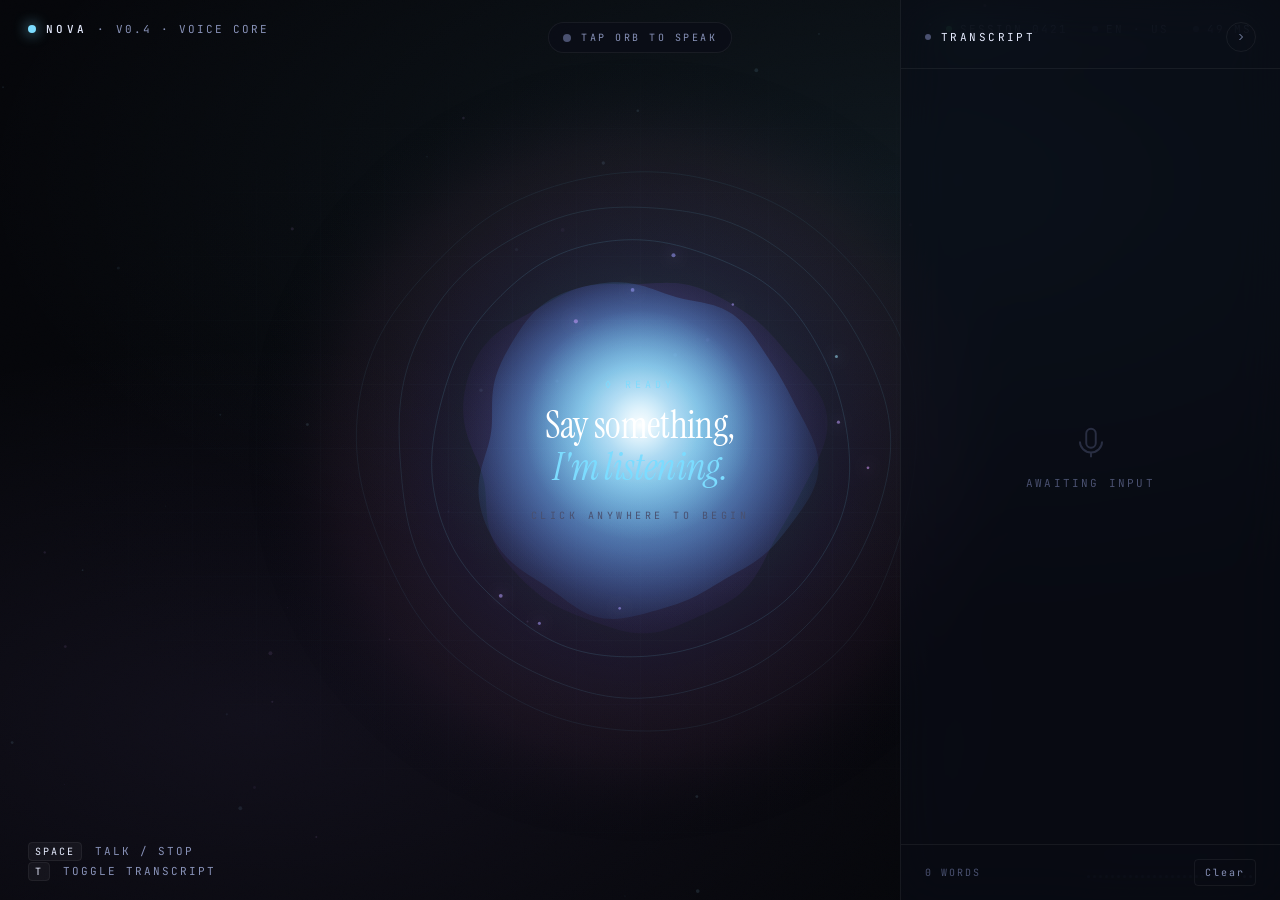
<file: Voice AI.html>
<!doctype html>
<html lang="en">
<head>
<meta charset="utf-8" />
<meta name="viewport" content="width=device-width,initial-scale=1" />
<title>Nova — Voice AI</title>
<link rel="preconnect" href="https://fonts.googleapis.com">
<link rel="preconnect" href="https://fonts.gstatic.com" crossorigin>
<link href="https://fonts.googleapis.com/css2?family=Inter:wght@300;400;500;600&family=JetBrains+Mono:wght@300;400;500&family=Instrument+Serif&display=swap" rel="stylesheet">
<style>
  :root{
    --bg-0:#05060a;
    --bg-1:#0a0d18;
    --ink:#e7ecff;
    --ink-dim:#8892b8;
    --ink-faint:#4a5170;
    --accent:#7cdcff;
    --accent-2:#b48bff;
    --accent-3:#ff89d0;
    --line:rgba(255,255,255,.06);
    --panel:rgba(10,13,24,.62);
  }
  *{box-sizing:border-box}
  html,body{margin:0;height:100%;overflow:hidden;background:var(--bg-0);color:var(--ink);font-family:'Inter',system-ui,sans-serif;-webkit-font-smoothing:antialiased}

  .stage{
    position:fixed;inset:0;
    background:
      radial-gradient(120% 80% at 70% 20%, rgba(124,220,255,.08), transparent 60%),
      radial-gradient(100% 70% at 20% 80%, rgba(180,139,255,.07), transparent 60%),
      radial-gradient(60% 50% at 50% 50%, rgba(8,10,20,0) 0%, var(--bg-0) 80%),
      linear-gradient(180deg,#06070d 0%,#04050a 100%);
  }
  .grid{
    position:fixed;inset:0;pointer-events:none;opacity:.35;mix-blend-mode:screen;
    background-image:
      linear-gradient(rgba(124,220,255,.06) 1px, transparent 1px),
      linear-gradient(90deg, rgba(124,220,255,.06) 1px, transparent 1px);
    background-size:64px 64px;
    mask-image: radial-gradient(60% 60% at 50% 50%, #000 0%, transparent 75%);
    -webkit-mask-image: radial-gradient(60% 60% at 50% 50%, #000 0%, transparent 75%);
  }
  .noise{
    position:fixed;inset:0;pointer-events:none;opacity:.05;mix-blend-mode:overlay;
    background-image:url("data:image/svg+xml;utf8,<svg xmlns='http://www.w3.org/2000/svg' width='200' height='200'><filter id='n'><feTurbulence type='fractalNoise' baseFrequency='.9' numOctaves='2' stitchTiles='stitch'/></filter><rect width='100%25' height='100%25' filter='url(%23n)' opacity='.7'/></svg>");
  }

  .top{
    position:fixed;top:0;left:0;right:0;z-index:5;
    display:flex;align-items:center;justify-content:space-between;
    padding:22px 28px;
    font-family:'JetBrains Mono',monospace;font-size:11px;letter-spacing:.18em;text-transform:uppercase;color:var(--ink-dim);
  }
  .brand{display:flex;align-items:center;gap:10px}
  .brand .dot{width:8px;height:8px;border-radius:50%;background:var(--accent);box-shadow:0 0 14px var(--accent)}
  .brand b{color:var(--ink);font-weight:500;letter-spacing:.3em}
  .meta{display:flex;gap:24px}
  .meta span{display:flex;align-items:center;gap:8px}
  .meta i{width:6px;height:6px;border-radius:50%;background:var(--ink-faint);display:inline-block}
  .meta .live i{background:#5eff9a;box-shadow:0 0 10px #5eff9a;animation:blink 1.4s infinite}
  @keyframes blink{50%{opacity:.35}}

  .bottom{
    position:fixed;left:0;right:0;bottom:0;z-index:5;
    display:flex;align-items:flex-end;justify-content:space-between;
    padding:22px 28px;
    font-family:'JetBrains Mono',monospace;font-size:11px;letter-spacing:.18em;text-transform:uppercase;color:var(--ink-dim);
    pointer-events:none;
  }
  .legend{display:grid;gap:6px}
  .legend kbd{
    font-family:'JetBrains Mono',monospace;color:var(--ink);
    background:rgba(255,255,255,.04);border:1px solid var(--line);
    padding:2px 6px;border-radius:4px;font-size:10px;margin-right:4px;
  }
  .vumeter{display:flex;align-items:flex-end;gap:3px;height:28px}
  .vumeter span{width:3px;background:linear-gradient(180deg,var(--accent),var(--accent-2));border-radius:2px;opacity:.6;height:4px;transition:height .08s linear}

  canvas.orb{position:fixed;inset:0;width:100%;height:100%;cursor:pointer;z-index:1}

  .center-label{
    position:fixed;left:50%;top:50%;transform:translate(-50%,-50%);
    z-index:3;pointer-events:none;text-align:center;
    transition:opacity .4s ease, transform .6s cubic-bezier(.2,.8,.2,1);
  }
  .center-label .eyebrow{
    font-family:'JetBrains Mono',monospace;font-size:10px;letter-spacing:.4em;color:var(--accent);
    text-transform:uppercase;margin-bottom:14px;opacity:.85;
  }
  .center-label h1{
    margin:0;font-family:'Instrument Serif',serif;font-weight:400;
    font-size:38px;line-height:1.1;color:#fff;letter-spacing:-.01em;
  }
  .center-label h1 em{color:var(--accent);font-style:italic;font-family:'Instrument Serif',serif}
  .center-label .hint{
    margin-top:20px;font-family:'JetBrains Mono',monospace;font-size:10px;
    letter-spacing:.35em;color:var(--ink-faint);text-transform:uppercase;
  }
  body.listening .center-label{opacity:0;transform:translate(-50%,-50%) scale(.96)}

  .caption{
    position:fixed;left:50%;bottom:130px;transform:translateX(-50%);
    z-index:4;max-width:620px;text-align:center;padding:0 24px;
    font-family:'Instrument Serif',serif;font-size:24px;line-height:1.35;color:#fff;
    opacity:0;transition:opacity .3s ease;pointer-events:none;
    text-shadow:0 0 30px rgba(124,220,255,.35);
  }
  body.listening .caption{opacity:.95}
  .caption .dim{color:var(--ink-faint)}

  .panel{
    position:fixed;top:0;right:0;bottom:0;width:380px;z-index:6;
    background:var(--panel);
    backdrop-filter:blur(24px) saturate(140%);
    -webkit-backdrop-filter:blur(24px) saturate(140%);
    border-left:1px solid var(--line);
    transform:translateX(0);
    transition:transform .5s cubic-bezier(.2,.8,.2,1);
    display:flex;flex-direction:column;
  }
  body.panel-hidden .panel{transform:translateX(100%)}
  .panel-head{
    padding:22px 24px 16px;border-bottom:1px solid var(--line);
    display:flex;align-items:center;justify-content:space-between;
    font-family:'JetBrains Mono',monospace;font-size:11px;letter-spacing:.22em;text-transform:uppercase;color:var(--ink-dim);
  }
  .panel-head .title{display:flex;align-items:center;gap:10px;color:var(--ink)}
  .panel-head .title i{width:6px;height:6px;border-radius:50%;background:var(--accent);box-shadow:0 0 10px var(--accent)}
  .panel-head .title .off{background:var(--ink-faint);box-shadow:none}
  .panel-head .close{
    background:transparent;border:1px solid var(--line);color:var(--ink-dim);
    width:30px;height:30px;border-radius:50%;cursor:pointer;display:grid;place-items:center;
    transition:.2s;
  }
  .panel-head .close:hover{color:var(--ink);border-color:rgba(255,255,255,.18)}

  .panel-body{
    flex:1;overflow-y:auto;padding:22px 24px;
    display:flex;flex-direction:column;gap:20px;
    scrollbar-width:thin;scrollbar-color:rgba(255,255,255,.08) transparent;
  }
  .panel-body::-webkit-scrollbar{width:6px}
  .panel-body::-webkit-scrollbar-thumb{background:rgba(255,255,255,.08);border-radius:3px}

  .turn{display:flex;flex-direction:column;gap:6px;animation:fade .4s ease}
  @keyframes fade{from{opacity:0;transform:translateY(6px)}to{opacity:1;transform:none}}
  .turn .who{
    font-family:'JetBrains Mono',monospace;font-size:10px;letter-spacing:.25em;text-transform:uppercase;
    color:var(--ink-faint);display:flex;align-items:center;gap:8px;
  }
  .turn .who .swatch{width:6px;height:6px;border-radius:50%}
  .turn .who time{margin-left:auto;color:var(--ink-faint)}
  .turn.user .swatch{background:var(--accent)}
  .turn.ai .swatch{background:var(--accent-2)}
  .turn .text{font-size:15px;line-height:1.55;color:var(--ink)}
  .turn.ai .text{color:#d6dcff}
  .turn.partial .text{color:var(--ink-dim)}
  .turn.partial .text::after{content:"▍";color:var(--accent);animation:blink 1s infinite;margin-left:2px}

  .empty{
    margin:auto;text-align:center;color:var(--ink-faint);
    font-family:'JetBrains Mono',monospace;font-size:11px;letter-spacing:.2em;text-transform:uppercase;
    padding:40px 20px;
  }
  .empty svg{display:block;margin:0 auto 14px;opacity:.5}

  .panel-foot{
    padding:14px 24px;border-top:1px solid var(--line);
    display:flex;align-items:center;justify-content:space-between;
    font-family:'JetBrains Mono',monospace;font-size:10px;letter-spacing:.2em;text-transform:uppercase;color:var(--ink-faint);
  }
  .panel-foot button{
    background:transparent;border:1px solid var(--line);color:var(--ink-dim);
    padding:6px 10px;border-radius:4px;font:inherit;cursor:pointer;letter-spacing:.2em;
    transition:.2s;
  }
  .panel-foot button:hover{color:var(--ink);border-color:rgba(255,255,255,.18)}

  .reveal{
    position:fixed;top:50%;right:0;transform:translateY(-50%);
    z-index:7;display:flex;align-items:center;gap:10px;
    background:rgba(10,13,24,.7);backdrop-filter:blur(14px);
    border:1px solid var(--line);border-right:none;border-radius:8px 0 0 8px;
    padding:12px 14px;cursor:pointer;
    font-family:'JetBrains Mono',monospace;font-size:10px;letter-spacing:.25em;text-transform:uppercase;color:var(--ink-dim);
    opacity:0;pointer-events:none;transition:opacity .4s ease, color .2s, transform .4s;
  }
  body.panel-hidden .reveal{opacity:1;pointer-events:auto}
  .reveal:hover{color:var(--ink)}
  .reveal .badge{
    min-width:18px;height:18px;padding:0 5px;border-radius:9px;
    background:var(--accent);color:#001019;font-weight:600;font-size:10px;
    display:grid;place-items:center;letter-spacing:0;font-family:'Inter';
  }
  .reveal .badge.hide{display:none}

  .status{
    position:fixed;top:22px;left:50%;transform:translateX(-50%);z-index:5;
    display:flex;align-items:center;gap:10px;
    padding:8px 14px;border-radius:999px;
    background:rgba(10,13,24,.6);backdrop-filter:blur(14px);
    border:1px solid var(--line);
    font-family:'JetBrains Mono',monospace;font-size:10px;letter-spacing:.25em;text-transform:uppercase;color:var(--ink-dim);
  }
  .status .pulse{width:8px;height:8px;border-radius:50%;background:var(--ink-faint);position:relative}
  body.listening .status .pulse{background:#5eff9a;box-shadow:0 0 10px #5eff9a}
  body.listening .status .pulse::after{
    content:"";position:absolute;inset:-4px;border-radius:50%;border:1px solid #5eff9a;
    animation:ring 1.4s ease-out infinite;
  }
  @keyframes ring{from{opacity:.6;transform:scale(.6)}to{opacity:0;transform:scale(1.8)}}
  body.denied .status .pulse{background:#ff6a6a;box-shadow:0 0 10px #ff6a6a}
  body.ai-speaking .status .pulse{background:var(--accent-2);box-shadow:0 0 10px var(--accent-2)}
  body.ai-speaking .status .pulse::after{
    content:"";position:absolute;inset:-4px;border-radius:50%;border:1px solid var(--accent-2);
    animation:ring 1.4s ease-out infinite;
  }

  @media (max-width:760px){
    .panel{width:100%}
    .center-label h1{font-size:28px}
    .caption{font-size:18px;bottom:110px}
    .meta{display:none}
    .top{padding:16px 18px}
    .bottom{padding:16px 18px}
  }
</style>
</head>
<body class="idle panel-hidden-init">
  <div class="stage"></div>
  <div class="grid"></div>
  <div class="noise"></div>

  <header class="top">
    <div class="brand"><span class="dot"></span><b>NOVA</b><span>·</span><span>v0.4 · voice core</span></div>
    <div class="meta">
      <span class="live"><i></i>session 0421</span>
      <span><i></i>en · us</span>
      <span><i></i>49 ms</span>
    </div>
  </header>

  <div class="status" id="status">
    <span class="pulse"></span><span id="statusText">tap orb to speak</span>
  </div>

  <canvas class="orb" id="orb"></canvas>

  <div class="center-label" id="centerLabel">
    <div class="eyebrow">◊ ready</div>
    <h1>Say something,<br><em>I'm listening.</em></h1>
    <div class="hint">click anywhere to begin</div>
  </div>

  <div class="caption" id="caption"></div>

  <footer class="bottom">
    <div class="legend">
      <div><kbd>Space</kbd> talk / stop</div>
      <div><kbd>T</kbd> toggle transcript</div>
    </div>
    <div class="vumeter" id="vumeter"></div>
  </footer>

  <aside class="panel" id="panel">
    <div class="panel-head">
      <div class="title"><i id="panelDot" class="off"></i><span>Transcript</span></div>
      <button class="close" id="hidePanel" aria-label="Hide transcript">
        <svg width="12" height="12" viewBox="0 0 24 24" fill="none" stroke="currentColor" stroke-width="2"><path d="M9 6l6 6-6 6"/></svg>
      </button>
    </div>
    <div class="panel-body" id="panelBody">
      <div class="empty" id="empty">
        <svg width="38" height="38" viewBox="0 0 24 24" fill="none" stroke="currentColor" stroke-width="1.2">
          <rect x="9" y="3" width="6" height="12" rx="3"/><path d="M5 11a7 7 0 0 0 14 0"/><path d="M12 18v3"/>
        </svg>
        Awaiting input
      </div>
    </div>
    <div class="panel-foot">
      <span id="wordCount">0 words</span>
      <button id="clearBtn">Clear</button>
    </div>
  </aside>

  <button class="reveal" id="reveal">
    <span class="badge hide" id="revealBadge">0</span>
    <span>Show transcript</span>
    <svg width="10" height="10" viewBox="0 0 24 24" fill="none" stroke="currentColor" stroke-width="2"><path d="M15 6l-6 6 6 6"/></svg>
  </button>

<script>
(() => {
  // ============================================================
  //  ORB RENDERER — reactive blob + ring + halo
  // ============================================================
  const canvas = document.getElementById('orb');
  const ctx = canvas.getContext('2d');
  let DPR = Math.min(window.devicePixelRatio || 1, 2);
  let W = 0, H = 0, CX = 0, CY = 0;

  function resize(){
    DPR = Math.min(window.devicePixelRatio || 1, 2);
    W = window.innerWidth; H = window.innerHeight;
    canvas.style.width = W+'px'; canvas.style.height = H+'px';
    canvas.width = W * DPR; canvas.height = H * DPR;
    ctx.setTransform(DPR,0,0,DPR,0,0);
    CX = W/2; CY = H/2;
  }
  resize();
  window.addEventListener('resize', resize);

  // Audio level (0..1) — smoothed
  let level = 0;          // displayed level (eased)
  let targetLevel = 0;    // instantaneous from analyser
  let pulse = 0;          // click pulse
  let speakingT = 0;      // 0..1 ease into listening visual
  let aiSpeakT = 0;       // 0..1 ease while AI is replying
  let aiSpeakLevel = 0;   // synthetic level while AI replies

  // Embers (slow drifting motes)
  const embers = [];
  for(let i=0;i<60;i++){
    embers.push({
      x:Math.random(), y:Math.random(),
      vy:0.00003 + Math.random()*0.00009,
      size:0.4+Math.random()*1.6,
      tw:Math.random()*Math.PI*2,
      hue: Math.random()<.5 ? 200 : 270
    });
  }
  // Orbiting glints
  const glints = [];
  for(let i=0;i<10;i++){
    glints.push({
      a: Math.random()*Math.PI*2,
      r: 1.0 + Math.random()*0.6,
      speed: (Math.random()<.5?-1:1)*(0.0003 + Math.random()*0.0007),
      size: 1+Math.random()*1.2,
      hue: 190 + Math.random()*120
    });
  }

  function noise(a, t, seed){
    return (
      Math.sin(a*3 + t*0.45 + seed) +
      Math.sin(a*5 - t*0.62 + seed*1.3) * 0.55 +
      Math.sin(a*7 + t*0.82 + seed*0.7) * 0.32 +
      Math.sin(a*11 - t*1.0 + seed*2.1) * 0.16
    );
  }

  function drawBackground(t){
    // embers
    for(const e of embers){
      e.y -= e.vy;
      if(e.y < -0.05){ e.y = 1.05; e.x = Math.random(); }
      const x = e.x*W, y = e.y*H;
      const flick = 0.35 + 0.65*Math.abs(Math.sin(t*0.001 + e.tw));
      ctx.fillStyle = `hsla(${e.hue}, 90%, 80%, ${0.12*flick})`;
      ctx.beginPath(); ctx.arc(x,y,e.size,0,Math.PI*2); ctx.fill();
    }
  }

  function drawBlob(t){
    const baseR = Math.min(W,H) * 0.18;
    const lvl = level; // 0..1
    const breathe = 1 + Math.sin(t*0.0011)*0.018;
    const grow = 1 + lvl*0.35 + pulse*0.25 + speakingT*0.04;
    const R = baseR * breathe * grow;

    // ---- OUTER HALO (multi-layer radial glow)
    const haloR = R * (2.4 + lvl*0.4);
    const halo = ctx.createRadialGradient(CX, CY, R*0.6, CX, CY, haloR);
    halo.addColorStop(0, `rgba(124,220,255,${0.18 + lvl*0.25})`);
    halo.addColorStop(0.35, `rgba(180,139,255,${0.10 + lvl*0.15})`);
    halo.addColorStop(0.7, `rgba(255,137,208,${0.04 + lvl*0.06})`);
    halo.addColorStop(1, 'rgba(0,0,0,0)');
    ctx.fillStyle = halo;
    ctx.fillRect(CX-haloR, CY-haloR, haloR*2, haloR*2);

    // ---- CONCENTRIC THIN RINGS (wireframe layer)
    ctx.save();
    ctx.translate(CX, CY);
    const ringCount = 3;
    for(let i=0;i<ringCount;i++){
      const rr = R * (1.25 + i*0.22 + Math.sin(t*0.0007 + i)*0.02);
      const segs = 180;
      ctx.beginPath();
      for(let s=0;s<=segs;s++){
        const a = (s/segs)*Math.PI*2;
        const wob = 1 + noise(a, t*0.001, i*1.7) * (0.012 + lvl*0.04);
        const x = Math.cos(a)*rr*wob;
        const y = Math.sin(a)*rr*wob;
        if(s===0) ctx.moveTo(x,y); else ctx.lineTo(x,y);
      }
      ctx.closePath();
      ctx.strokeStyle = `rgba(124,220,255,${(0.18 - i*0.04) + lvl*0.1})`;
      ctx.lineWidth = 0.7;
      ctx.stroke();
    }
    ctx.restore();

    // ---- BLOB (organic shape) with two layered fills
    function drawBlobLayer(seed, scale, fillStops, alpha){
      ctx.save();
      ctx.translate(CX, CY);
      const segs = 240;
      ctx.beginPath();
      for(let s=0;s<=segs;s++){
        const a = (s/segs)*Math.PI*2;
        const n = noise(a, t*0.001, seed);
        const dist = R * scale * (1 + n * (0.05 + lvl*0.22) + pulse*0.06);
        const x = Math.cos(a)*dist;
        const y = Math.sin(a)*dist;
        if(s===0) ctx.moveTo(x,y); else ctx.lineTo(x,y);
      }
      ctx.closePath();
      const grad = ctx.createRadialGradient(0, -R*0.2, R*0.05, 0, 0, R*scale*1.3);
      for(const [stop, col] of fillStops) grad.addColorStop(stop, col);
      ctx.globalAlpha = alpha;
      ctx.fillStyle = grad;
      ctx.fill();
      ctx.restore();
    }

    // back/violet layer
    drawBlobLayer(2.3, 1.06, [
      [0, 'rgba(190,150,255,0.55)'],
      [0.5, 'rgba(120,90,210,0.35)'],
      [1, 'rgba(40,20,90,0.0)']
    ], 0.85);

    // front/cyan layer
    drawBlobLayer(0.7, 1.0, [
      [0, 'rgba(220,250,255,0.95)'],
      [0.25, 'rgba(124,220,255,0.75)'],
      [0.7, 'rgba(80,140,230,0.25)'],
      [1, 'rgba(20,40,90,0.0)']
    ], 0.95);

    // inner core hot spot
    ctx.save();
    ctx.translate(CX, CY);
    const coreG = ctx.createRadialGradient(0, -R*0.15, 0, 0, -R*0.15, R*0.7);
    coreG.addColorStop(0, 'rgba(255,255,255,0.95)');
    coreG.addColorStop(0.3, 'rgba(200,235,255,0.5)');
    coreG.addColorStop(1, 'rgba(124,220,255,0)');
    ctx.fillStyle = coreG;
    ctx.beginPath(); ctx.arc(0, -R*0.15, R*0.7, 0, Math.PI*2); ctx.fill();
    ctx.restore();

    // ---- ORBITING GLINTS
    ctx.save();
    ctx.translate(CX, CY);
    for(const g of glints){
      g.a += g.speed * (1 + lvl*3);
      const rr = R * g.r * (1 + Math.sin(t*0.001 + g.a*2)*0.04);
      const x = Math.cos(g.a)*rr;
      const y = Math.sin(g.a)*rr*0.85;
      ctx.fillStyle = `hsla(${g.hue}, 95%, 80%, ${0.55 + lvl*0.4})`;
      ctx.shadowColor = `hsla(${g.hue}, 95%, 80%, 0.8)`;
      ctx.shadowBlur = 12;
      ctx.beginPath(); ctx.arc(x,y,g.size,0,Math.PI*2); ctx.fill();
      ctx.shadowBlur = 0;
    }
    ctx.restore();

    // ---- WAVEFORM ARC (visible while speaking)
    if(speakingT > 0.01){
      ctx.save();
      ctx.translate(CX, CY);
      const arcR = R*1.55;
      const bars = 64;
      for(let i=0;i<bars;i++){
        const a = (i/bars)*Math.PI*2 - Math.PI/2;
        const seed = i*0.37;
        const amp = (0.3 + Math.abs(noise(seed, t*0.003, i*0.2))*0.7) * (lvl*0.7 + 0.15);
        const len = 4 + amp * 48 * speakingT;
        const x1 = Math.cos(a)*arcR;
        const y1 = Math.sin(a)*arcR;
        const x2 = Math.cos(a)*(arcR+len);
        const y2 = Math.sin(a)*(arcR+len);
        const alpha = (0.25 + lvl*0.6) * speakingT;
        const grad = ctx.createLinearGradient(x1,y1,x2,y2);
        grad.addColorStop(0, `rgba(124,220,255,${alpha})`);
        grad.addColorStop(1, `rgba(180,139,255,0)`);
        ctx.strokeStyle = grad;
        ctx.lineWidth = 1.4;
        ctx.beginPath(); ctx.moveTo(x1,y1); ctx.lineTo(x2,y2); ctx.stroke();
      }
      ctx.restore();
    }
  }

  let last = performance.now();
  function frame(now){
    const dt = Math.min(50, now - last); last = now;
    // dt-normalized smoothing (target ~60fps)
    const k = 1 - Math.pow(0.001, dt/1000); // ~0.05/frame at 60fps for very smooth
    const kFast = 1 - Math.pow(0.01, dt/1000);
    // Asymmetric attack/release for silkier motion
    const effectiveTarget = Math.max(targetLevel, aiSpeakLevel * aiSpeakT);
    if(effectiveTarget > level){
      level += (effectiveTarget - level) * 0.18;  // medium attack
    } else {
      level += (effectiveTarget - level) * 0.05;  // slow release
    }
    pulse *= 0.94;
    const wantSpeak = (state === 'listening' || aiSpeakT > 0.01) ? 1 : 0;
    speakingT += (wantSpeak - speakingT) * 0.05;

    ctx.clearRect(0,0,W,H);
    drawBackground(now);
    drawBlob(now);
    requestAnimationFrame(frame);
  }
  requestAnimationFrame(frame);

  // ============================================================
  //  VU meter bars (bottom-right)
  // ============================================================
  const vu = document.getElementById('vumeter');
  const VU_BARS = 28;
  const vuEls = [];
  for(let i=0;i<VU_BARS;i++){ const s=document.createElement('span'); vu.appendChild(s); vuEls.push(s); }
  const vuHist = new Array(VU_BARS).fill(0);
  function updateVU(){
    // shift left
    for(let i=0;i<VU_BARS-1;i++) vuHist[i] = vuHist[i+1];
    vuHist[VU_BARS-1] = level;
    for(let i=0;i<VU_BARS;i++){
      const h = 3 + vuHist[i]*26;
      vuEls[i].style.height = h+'px';
      vuEls[i].style.opacity = 0.3 + vuHist[i]*0.7;
    }
    requestAnimationFrame(updateVU);
  }
  requestAnimationFrame(updateVU);

  // ============================================================
  //  AUDIO + SPEECH RECOGNITION
  // ============================================================
  const body = document.body;
  const statusEl = document.getElementById('status');
  const statusText = document.getElementById('statusText');
  const captionEl = document.getElementById('caption');
  const panelBody = document.getElementById('panelBody');
  const emptyEl = document.getElementById('empty');
  const wordCountEl = document.getElementById('wordCount');
  const panelDot = document.getElementById('panelDot');
  const revealBadge = document.getElementById('revealBadge');

  let state = 'idle'; // idle | listening | denied
  let audioCtx, analyser, micStream, srcNode, raf;
  let recognition = null;
  let partialEl = null;
  let turns = []; // {who:'user'|'ai', text, time}

  function setStatus(text){ statusText.textContent = text; }
  function setState(s){
    state = s;
    body.classList.toggle('listening', s==='listening');
    body.classList.toggle('idle', s==='idle');
    body.classList.toggle('denied', s==='denied');
    panelDot.classList.toggle('off', s!=='listening');
    if(s==='listening'){ setStatus('listening · tap to stop'); }
    else if(s==='denied'){ setStatus('microphone blocked'); }
    else { setStatus('tap orb to speak'); }
  }

  async function startMic(){
    if(state === 'listening') return;
    try{
      micStream = await navigator.mediaDevices.getUserMedia({ audio: { echoCancellation:true, noiseSuppression:true } });
    }catch(err){
      // No mic — still go into "listening" visual mode with synthetic level so demo is alive
      setState('denied');
      setStatus('mic blocked · using demo motion');
      startDemoMode();
      startRecognitionSafe();
      pulse = 1;
      return;
    }
    audioCtx = audioCtx || new (window.AudioContext || window.webkitAudioContext)();
    if(audioCtx.state === 'suspended') await audioCtx.resume();
    srcNode = audioCtx.createMediaStreamSource(micStream);
    analyser = audioCtx.createAnalyser();
    analyser.fftSize = 1024;
    analyser.smoothingTimeConstant = 0.7;
    srcNode.connect(analyser);
    const buf = new Uint8Array(analyser.frequencyBinCount);

    // smooth rolling average for silky motion
    let rollAvg = 0;
    function tick(){
      analyser.getByteTimeDomainData(buf);
      let sum = 0;
      for(let i=0;i<buf.length;i++){ const v = (buf[i]-128)/128; sum += v*v; }
      const rms = Math.sqrt(sum/buf.length);
      // light curve + rolling avg to remove jitter
      const raw = Math.min(1, Math.pow(rms*2.6, 0.9));
      rollAvg = rollAvg*0.7 + raw*0.3;
      targetLevel = rollAvg;
      raf = requestAnimationFrame(tick);
    }
    tick();
    setState('listening');
    pulse = 1;
    startRecognitionSafe();
  }

  function stopMic(){
    if(raf) cancelAnimationFrame(raf);
    if(srcNode){ try{srcNode.disconnect()}catch(e){} srcNode = null; }
    if(micStream){ micStream.getTracks().forEach(t=>t.stop()); micStream=null; }
    stopDemoMode();
    targetLevel = 0;
    stopRecognition();
    finalizePartial();
    try{ if('speechSynthesis' in window) speechSynthesis.cancel(); }catch(e){}
    stopAISpeakingMotion();
    setState('idle');
    captionEl.textContent='';
  }

  function toggleMic(){ state==='listening' ? stopMic() : startMic(); }

  // Demo motion when mic blocked
  let demoRaf;
  function startDemoMode(){
    setState('listening'); // visual only
    let t = 0;
    function loop(){
      t += 0.04;
      // simulate speech-like envelope
      const env = (Math.sin(t*0.8)*0.5+0.5) * (Math.sin(t*3.2)*0.4+0.6);
      targetLevel = Math.max(0.05, env * 0.7 + Math.random()*0.08);
      demoRaf = requestAnimationFrame(loop);
    }
    loop();
  }
  function stopDemoMode(){ if(demoRaf) cancelAnimationFrame(demoRaf); demoRaf=null; }

  // -------- Speech Recognition --------
  function startRecognitionSafe(){
    const SR = window.SpeechRecognition || window.webkitSpeechRecognition;
    if(!SR){ return; }
    try{
      recognition = new SR();
      recognition.continuous = true;
      recognition.interimResults = true;
      recognition.lang = 'en-US';
      recognition.onresult = (e)=>{
        let interim = '', finalTxt = '';
        for(let i=e.resultIndex;i<e.results.length;i++){
          const r = e.results[i];
          if(r.isFinal) finalTxt += r[0].transcript;
          else interim += r[0].transcript;
        }
        if(interim){ showPartial(interim); }
        if(finalTxt){ commitFinal(finalTxt.trim()); }
      };
      recognition.onerror = ()=>{};
      recognition.onend = ()=>{
        // auto restart while still listening
        if(state === 'listening'){
          try{ recognition.start(); }catch(e){}
        }
      };
      recognition.start();
    }catch(e){}
  }
  function stopRecognition(){
    if(recognition){
      try{ recognition.onend = null; recognition.stop(); }catch(e){}
      recognition = null;
    }
  }

  function ensurePartial(){
    if(!partialEl){
      emptyEl.style.display = 'none';
      partialEl = document.createElement('div');
      partialEl.className = 'turn user partial';
      partialEl.innerHTML = `
        <div class="who"><span class="swatch"></span>You <time>${nowTime()}</time></div>
        <div class="text"></div>`;
      panelBody.appendChild(partialEl);
      scrollPanel();
    }
    return partialEl;
  }
  function showPartial(text){
    const el = ensurePartial();
    el.querySelector('.text').textContent = text;
    captionEl.textContent = text;
    bumpUnread();
    scrollPanel();
  }
  let pendingFinal = '';
  let pendingTimer = null;
  function commitFinal(text){
    if(!text) return;
    if(partialEl){
      partialEl.classList.remove('partial');
      partialEl.querySelector('.text').textContent = text;
      partialEl = null;
    } else {
      addTurn('user', text);
    }
    turns.push({who:'user',text,time:Date.now()});
    updateWordCount();
    captionEl.textContent = text;
    bumpUnread();

    // Debounce multi-segment finals into one AI reply (waits for ~1s of silence)
    pendingFinal = (pendingFinal + ' ' + text).trim();
    if(pendingTimer) clearTimeout(pendingTimer);
    pendingTimer = setTimeout(()=>{
      const q = pendingFinal.trim();
      pendingFinal = '';
      pendingTimer = null;
      if(q) aiReply(q);
    }, 1100);
  }
  function finalizePartial(){
    if(partialEl){
      const txt = partialEl.querySelector('.text').textContent.trim();
      if(txt){ partialEl.classList.remove('partial'); turns.push({who:'user',text:txt,time:Date.now()}); }
      else partialEl.remove();
      partialEl = null;
      updateWordCount();
    }
  }

  function addTurn(who, text){
    emptyEl.style.display = 'none';
    const el = document.createElement('div');
    el.className = 'turn ' + who;
    el.innerHTML = `
      <div class="who"><span class="swatch"></span>${who==='user'?'You':'Nova'} <time>${nowTime()}</time></div>
      <div class="text"></div>`;
    el.querySelector('.text').textContent = text;
    panelBody.appendChild(el);
    scrollPanel();
  }

  // Conversation history for context
  const history = [];
  let aiSpeakRaf = null;

  function startAISpeakingMotion(){
    aiSpeakT = 1;
    body.classList.add('ai-speaking');
    if(state !== 'listening') setStatus('nova is replying');
    if(aiSpeakRaf) cancelAnimationFrame(aiSpeakRaf);
    let t = 0;
    function loop(){
      t += 0.045;
      // smooth speech-like envelope
      const env = (Math.sin(t*1.1)*0.5+0.5) * (Math.sin(t*2.7)*0.35+0.65);
      aiSpeakLevel = 0.25 + env*0.55;
      aiSpeakRaf = requestAnimationFrame(loop);
    }
    loop();
  }
  function stopAISpeakingMotion(){
    if(aiSpeakRaf) cancelAnimationFrame(aiSpeakRaf);
    aiSpeakRaf = null;
    aiSpeakLevel = 0;
    aiSpeakT = 0;
    body.classList.remove('ai-speaking');
    if(state === 'listening') setStatus('listening · tap to stop');
    else setStatus('tap orb to speak');
  }

  async function aiReply(userText){
    history.push({ role:'user', content:userText });

    // Show "thinking" partial bubble
    emptyEl.style.display = 'none';
    const thinking = document.createElement('div');
    thinking.className = 'turn ai partial';
    thinking.innerHTML = `
      <div class="who"><span class="swatch"></span>Nova <time>${nowTime()}</time></div>
      <div class="text">thinking</div>`;
    panelBody.appendChild(thinking);
    scrollPanel();

    // ---- Intent: weather ----
    let weatherCtx = '';
    const weatherMatch = /\b(weather|forecast|temperature|temp|how (hot|cold|warm)|raining|snowing|humidity)\b/i.test(userText);
    if(weatherMatch){
      thinking.querySelector('.text').textContent = 'checking weather';
      let loc = '';
      const locM = userText.match(/(?:weather|forecast|temperature|temp)\s+(?:in|at|for)\s+([a-z\u00C0-\u017F\s,.'-]+?)(?:\?|$|\.)/i)
                || userText.match(/in\s+([A-Z][a-z\u00C0-\u017F]+(?:[\s,][A-Z][a-z\u00C0-\u017F]+)*)/);
      if(locM) loc = locM[1].trim();
      try{
        const url = `https://wttr.in/${encodeURIComponent(loc)}?format=j1`;
        const res = await fetch(url);
        if(res.ok){
          const data = await res.json();
          const cur = data.current_condition && data.current_condition[0];
          const area = data.nearest_area && data.nearest_area[0];
          const place = area ? `${area.areaName?.[0]?.value || ''}${area.region?.[0]?.value ? ', ' + area.region[0].value : ''}${area.country?.[0]?.value ? ', ' + area.country[0].value : ''}` : (loc||'your location');
          if(cur){
            const desc = cur.weatherDesc?.[0]?.value || '';
            const tempF = cur.temp_F, tempC = cur.temp_C;
            const feelsF = cur.FeelsLikeF, feelsC = cur.FeelsLikeC;
            const wind = cur.windspeedMiles, windDir = cur.winddir16Point;
            const hum = cur.humidity;
            const today = data.weather?.[0];
            const hi = today?.maxtempF, lo = today?.mintempF;
            const hiC = today?.maxtempC, loC = today?.mintempC;
            weatherCtx = `Live weather data for ${place}: currently ${desc}, ${tempF}°F (${tempC}°C), feels like ${feelsF}°F (${feelsC}°C). Humidity ${hum}%. Wind ${wind} mph ${windDir}. Today's high ${hi}°F (${hiC}°C), low ${lo}°F (${loC}°C).`;
          }
        }
      }catch(err){ /* fall through, AI will say it couldn't get it */ }
    }

    let reply = '';
    try{
      const sys = "You are Nova, a warm, futuristic voice AI assistant. Reply in 1-2 short, conversational sentences suitable for being spoken aloud. No markdown, no lists, no emoji. Be helpful and direct. When weather data is provided, use ONLY that data — do not invent numbers.";
      const ctxBlock = weatherCtx ? `\n\n[Live tool data — you MUST use this, do not invent]\n${weatherCtx}` : '';
      const historyBlock = history.length>1
        ? "\n\nRecent context:\n" + history.slice(-6,-1).map(m=>`${m.role}: ${m.content}`).join('\n')
        : '';
      const prompt = {
        messages: [
          { role: 'user', content: sys + ctxBlock + "\n\nUser: " + userText + historyBlock }
        ]
      };
      reply = await window.claude.complete(prompt);
      reply = (reply || '').trim();
    }catch(err){
      reply = "I'm having trouble reaching my brain right now — try again in a moment.";
    }
    if(!reply) reply = "I didn't catch a useful answer there — could you rephrase?";

    history.push({ role:'assistant', content: reply });

    // Replace thinking bubble with the real reply
    thinking.classList.remove('partial');
    thinking.querySelector('.text').textContent = '';
    scrollPanel();

    // Animated typewriter + reactive motion + TTS in parallel
    startAISpeakingMotion();
    speakText(reply);

    const textEl = thinking.querySelector('.text');
    const chars = [...reply];
    let i = 0;
    const speed = 22;
    await new Promise(res => {
      const tick = ()=>{
        const step = 1 + (Math.random()<0.2 ? 1 : 0);
        for(let s=0;s<step && i<chars.length;s++,i++){
          textEl.textContent += chars[i];
        }
        scrollPanel();
        if(i < chars.length){
          setTimeout(tick, speed + (chars[i-1]==='.' || chars[i-1]==='?' ? 120 : 0));
        } else res();
      };
      tick();
    });

    // Wait for TTS to finish before clearing the AI-speaking state
    await ttsDonePromise;
    stopAISpeakingMotion();

    turns.push({who:'ai', text:reply, time:Date.now()});
    updateWordCount();
    bumpUnread();
  }

  // ============================================================
  //  TEXT-TO-SPEECH (with mic muting to avoid feedback)
  // ============================================================
  let ttsDonePromise = Promise.resolve();
  let preferredVoice = null;
  function pickVoice(){
    if(!('speechSynthesis' in window)) return null;
    const voices = speechSynthesis.getVoices();
    if(!voices.length) return null;
    // Prefer high-quality natural female English voices
    const wishlist = [
      /Samantha/i, /Ava/i, /Allison/i, /Karen/i, /Serena/i, /Moira/i,
      /Google US English/i, /Microsoft.*(Aria|Jenny|Zira)/i,
      /en[-_]US.*female/i, /en[-_]GB/i
    ];
    for(const re of wishlist){
      const v = voices.find(v => re.test(v.name));
      if(v) return v;
    }
    return voices.find(v => /^en/i.test(v.lang)) || voices[0];
  }
  if('speechSynthesis' in window){
    // Voices load async
    speechSynthesis.onvoiceschanged = ()=>{ preferredVoice = pickVoice(); };
    preferredVoice = pickVoice();
  }

  function speakText(text){
    if(!('speechSynthesis' in window) || !text) { ttsDonePromise = Promise.resolve(); return; }
    try{ speechSynthesis.cancel(); }catch(e){}
    const u = new SpeechSynthesisUtterance(text);
    if(!preferredVoice) preferredVoice = pickVoice();
    if(preferredVoice) u.voice = preferredVoice;
    u.rate = 1.02;
    u.pitch = 1.0;
    u.volume = 1.0;
    // Mute mic / pause recognition during TTS so the AI doesn't hear itself
    const wasListening = (state === 'listening');
    if(wasListening && recognition){
      try{ recognition.onend = null; recognition.stop(); }catch(e){}
      recognition = null;
    }
    if(micStream){ micStream.getAudioTracks().forEach(t => t.enabled = false); }

    ttsDonePromise = new Promise(resolve => {
      u.onend = u.onerror = ()=>{
        if(micStream){ micStream.getAudioTracks().forEach(t => t.enabled = true); }
        if(wasListening && state === 'listening' && !recognition){
          // small delay so the tail of the TTS audio doesn't get captured
          setTimeout(()=> startRecognitionSafe(), 220);
        }
        resolve();
      };
    });
    speechSynthesis.speak(u);
  }

  function updateWordCount(){
    const words = turns.reduce((n,t)=> n + t.text.split(/\s+/).filter(Boolean).length, 0);
    wordCountEl.textContent = words + (words===1?' word':' words');
  }

  function nowTime(){
    const d = new Date();
    return d.toLocaleTimeString([], {hour:'2-digit', minute:'2-digit'});
  }
  function scrollPanel(){
    panelBody.scrollTop = panelBody.scrollHeight;
  }

  // ============================================================
  //  PANEL TOGGLE
  // ============================================================
  const panel = document.getElementById('panel');
  const hideBtn = document.getElementById('hidePanel');
  const reveal = document.getElementById('reveal');
  const clearBtn = document.getElementById('clearBtn');
  let unread = 0;

  function setPanelHidden(hidden){
    body.classList.toggle('panel-hidden', hidden);
    if(!hidden){ unread = 0; updateBadge(); }
  }
  function updateBadge(){
    if(unread>0){ revealBadge.textContent = unread>99?'99+':unread; revealBadge.classList.remove('hide'); }
    else { revealBadge.classList.add('hide'); }
  }
  function bumpUnread(){
    if(body.classList.contains('panel-hidden')){ unread++; updateBadge(); }
  }

  hideBtn.addEventListener('click', (e)=>{ e.stopPropagation(); setPanelHidden(true); });
  reveal.addEventListener('click', (e)=>{ e.stopPropagation(); setPanelHidden(false); });
  clearBtn.addEventListener('click', (e)=>{
    e.stopPropagation();
    panelBody.innerHTML = '';
    panelBody.appendChild(emptyEl);
    emptyEl.style.display = '';
    turns = []; partialEl = null;
    updateWordCount();
  });

  // ============================================================
  //  CLICK + KEY HANDLERS
  // ============================================================
  // Click anywhere except panel + controls toggles mic
  document.addEventListener('click', (e)=>{
    if(e.target.closest('.panel')) return;
    if(e.target.closest('.reveal')) return;
    if(e.target.closest('.top')) return;
    toggleMic();
  });

  window.addEventListener('keydown', (e)=>{
    if(e.code === 'Space'){ e.preventDefault(); toggleMic(); }
    else if(e.key === 't' || e.key === 'T'){ setPanelHidden(!body.classList.contains('panel-hidden')); }
    else if(e.key === 'Escape'){ if(state==='listening') stopMic(); }
  });

  // Start with panel visible (remove the init class quickly so transition feels right)
  requestAnimationFrame(()=> body.classList.remove('panel-hidden-init'));

  // Initialize
  updateWordCount();
})();
</script>
</body>
</html>
</file>
